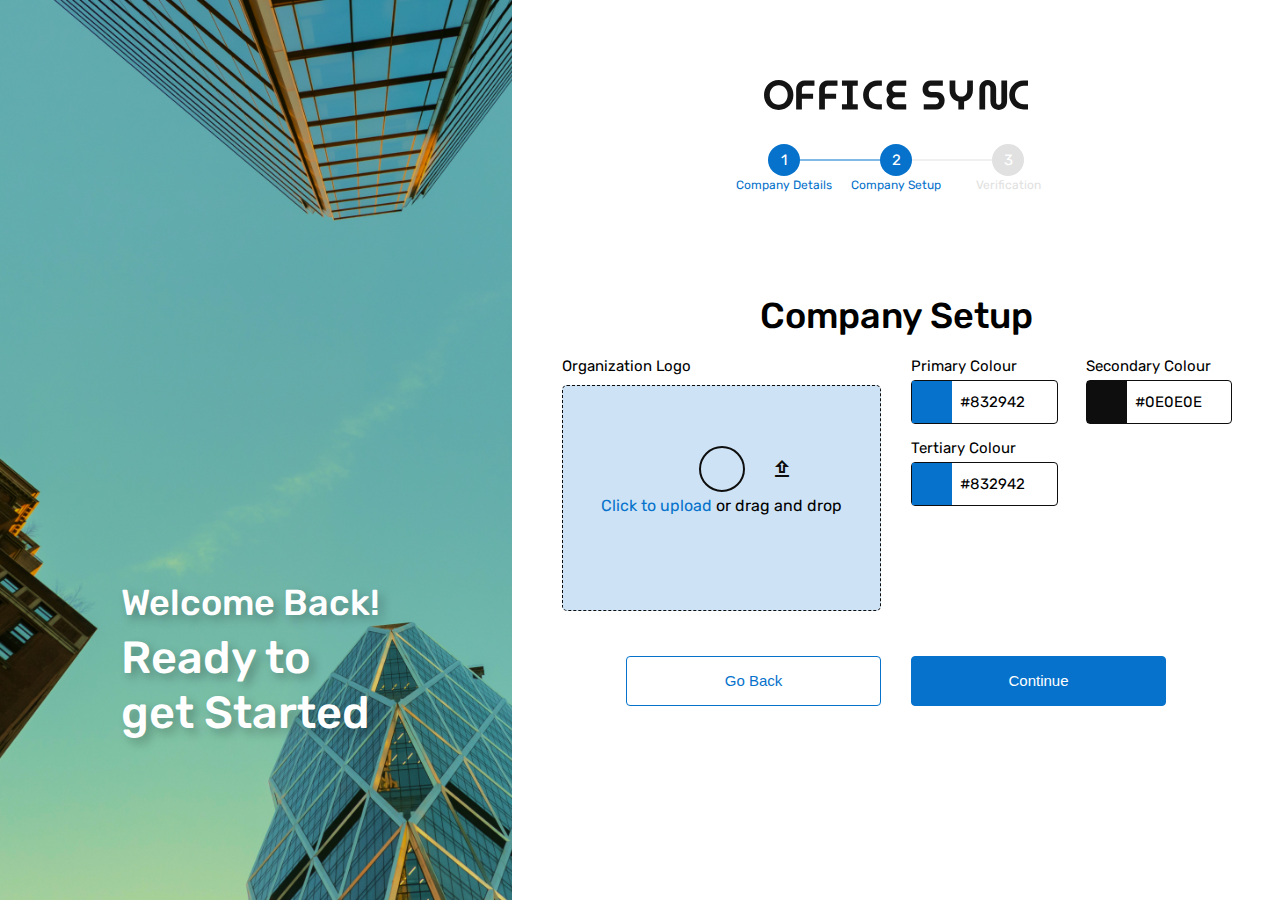
<file: office-registration.html>
<!DOCTYPE html>
<html>
<head>
	<meta charset="utf-8">
	<meta name="viewport" content="width=device-width, initial-scale=1">
	<link rel="stylesheet" type="text/css" href="style.css">
	<link rel="stylesheet" href="https://cdnjs.cloudflare.com/ajax/libs/font-awesome/4.7.0/css/font-awesome.min.css">
	<link href="https://fonts.googleapis.com/css?family=Material+Icons|Material+Icons+Outlined" rel="stylesheet">
	<title>Office Registration</title>
</head>
<body>
<section id="sign_up" class="registration">
	<div class="signup-wrap">
		<div class="item item-left">
			<div class="banner-text">
				<h1><span>Welcome Back!</span><br>Ready to get Started</h1>
			</div>
		</div>
		<div  class="item item-right">
			<div class="logo">
				<img  src="images/Logo (1).svg" alt="main logo">
			</div>
			<div class="frame">
				<ul>
					<li class="completed"><a  href="#">1</a><span>Company Details</span></li>
					<li class="active"><a href="#">2</a><span>Company Setup</span></li>
					<li><a href="#">3</a><span>Verification</span></li>
				</ul>
			</div>
			<div class="registration-bottom">
				<div class="form-title title-center">
					<h2>Company Setup</h2>
				</div>
				<div class="bottom-wrap">
					<div class="bottom-item">
						<form id="upload_form" enctype="multipart/form-data" method="post">
							<div class="form-group">
								<label>Organization Logo</label>
						  		<div class="upload-files-container">
								<div class="drag-file-area">
									<span class="material-icons-outlined upload-icon"> file_upload </span>
									<label class="label"><span class="browse-files"> <input type="file" class="default-file-input"/> <span class="browse-files-text">Click to upload  </span> <span>or drag and drop</span> </span> </label>
								</div>
								<span class="cannot-upload-message"> <span class="material-icons-outlined">error</span> Please select a file first <span class="material-icons-outlined cancel-alert-button">cancel</span> </span>
								<div class="file-block">
									<div class="file-info">
										<div class="bar-left"><span class="file-name"> </span><span class="file-size">  </span> </div>
										<div class="progress-bar"></div>
									</div>
									<span class="material-icons remove-file-icon">close_small</span>
									
								</div>
							</div>
						  	</div>
						</form>
					</div>
					<div class="bottom-item right-item">
						<div class="color">
							<p>Primary Colour</p>
							<span>#832942</span>
						</div>
						<div class="color secondary-color">
							<p>Secondary Colour</p>
							<span>#0E0E0E</span>
						</div>
						<div class="color tertiary-color">
							<p>Tertiary Colour</p>
							<span>#832942</span>
						</div>
					</div>
				</div>

				<div class="buttons button-middle">
					<form>
						<div class="group-half">
							<div class="form-group button-border">
								<input type="submit" name="submit" value="Go Back">
							</div>
							<div class="form-group">
								<input type="submit" name="submit" value="Continue">
							</div>
						</div>
					</form>
				</div>
			</div>
		</div>
	</div>
</section>
<script type="text/javascript" src="js/jquery-3.7.1.min.js"></script>
<script type="text/javascript" src="js/init.js"></script>
</body>
</html>
</file>
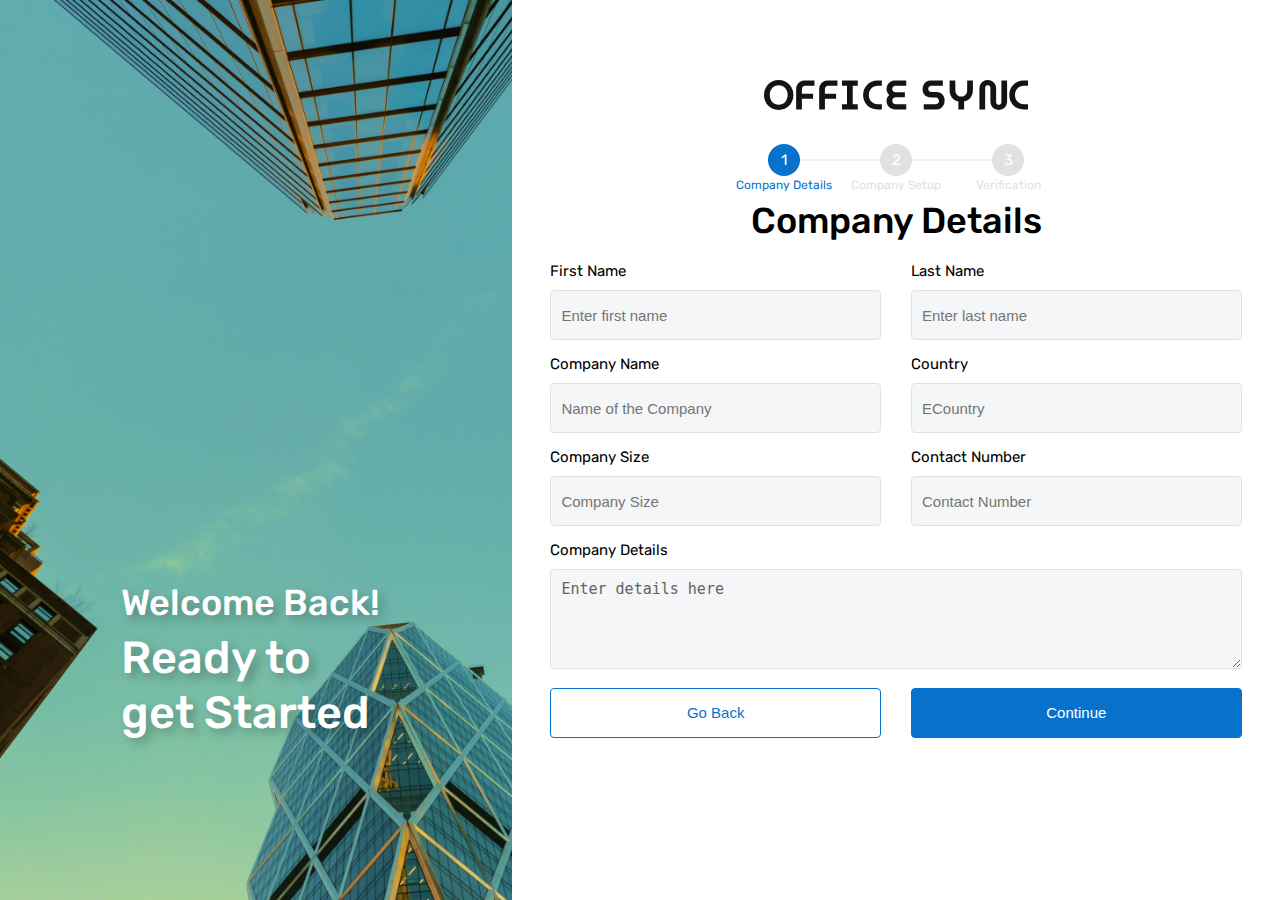
<file: registration.html>
<!DOCTYPE html>
<html>
<head>
	<meta charset="utf-8">
	<meta name="viewport" content="width=device-width, initial-scale=1">
	<link rel="stylesheet" type="text/css" href="style.css">
	<link rel="stylesheet" href="https://cdnjs.cloudflare.com/ajax/libs/font-awesome/4.7.0/css/font-awesome.min.css">
	<title>Registration page</title>
</head>
<body>
<section id="sign_up" class="registration">
	<div class="signup-wrap">
		<div class="item item-left">
			<div class="banner-text">
				<h1><span>Welcome Back!</span><br>Ready to get Started</h1>
			</div>
		</div>
		<div  class="item item-right">
			<div class="logo">
				<img  src="images/Logo (1).svg" alt="main logo">
			</div>
			<div class="frame">
					<ul>
						<li class="active"><a  href="#">1</a><span>Company Details</span></li>
						<li><a href="#">2</a><span>Company Setup</span></li>
						<li><a href="#">3</a><span>Verification</span></li>
					</ul>
				</div>
			<div class="signin-form company-detail">
				<div class="form-title title-center">
					<h2>Company Details</h2>
				</div>
				<form>
					<div class="group-half">
						<div class="form-group">
							<label>First Name</label>
							<input type="text" name="name" placeholder="Enter first name">
						</div>
						<div class="form-group">
							<label>Last Name</label>
							<input type="text" name="last-name" placeholder="Enter last name">
						</div>
					</div>
					<div class="group-half">
						<div class="form-group">
							<label>Company Name</label>
							<input type="text" name="company" placeholder="Name of the Company">
						</div>
						<div class="form-group">
							<label>Country</label>
							<input type="text" name="country" placeholder="ECountry">
						</div>
					</div>
					<div class="group-half">
						<div class="form-group">
							<label>Company Size</label>
							<input type="text" name="size" placeholder="Company Size">
						</div>
						<div class="form-group">
							<label>Contact Number</label>
							<input type="text" name="Number" placeholder="Contact Number">
						</div>
					</div>
					<div class="form-group">
						<label>Company Details</label>
						<textarea>Enter details here</textarea>
					</div>
					
					<div class="group-half">
						<div class="form-group button-border">
							<input type="submit" name="submit" value="Go Back">
						</div>
						<div class="form-group">
							<input type="submit" name="submit" value="Continue">
						</div>
					</div>
				</form>
			</div>
		</div>
	</div>
</section>

</body>
</html>
</file>
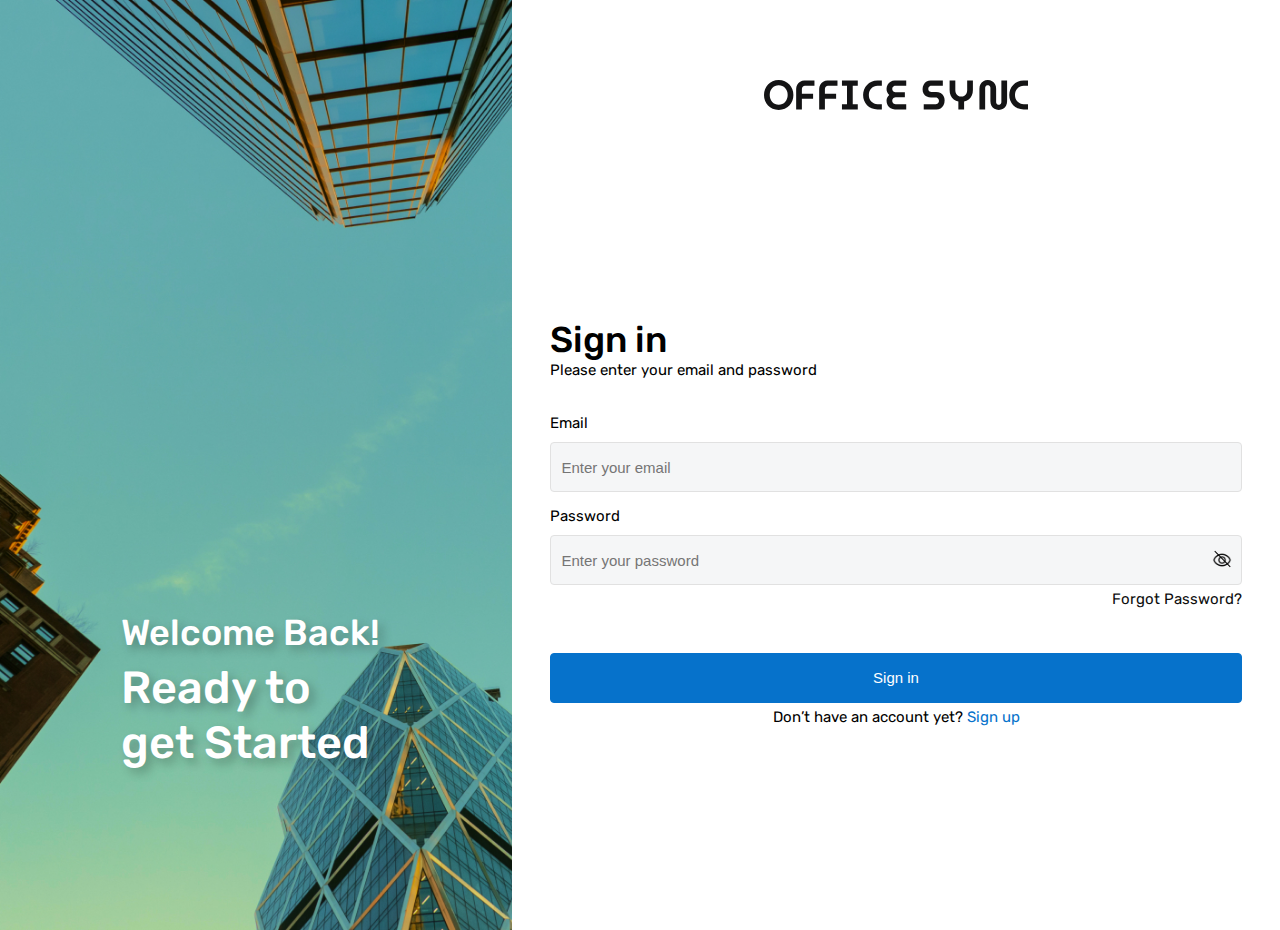
<file: signin.html>
<!DOCTYPE html>
<html>
<head>
	<meta charset="utf-8">
	<meta name="viewport" content="width=device-width, initial-scale=1">
	<link rel="stylesheet" type="text/css" href="style.css">
	<link rel="stylesheet" href="https://cdnjs.cloudflare.com/ajax/libs/font-awesome/4.7.0/css/font-awesome.min.css">
	<title>Sign In page</title>
</head>
<body>
<section id="sign_in" class="signin">
	<div class="signin-wrap">
		<div class="item item-left">
			<div class="banner-text">
				<h1><span>Welcome Back!</span><br>Ready to get Started</h1>
			</div>
		</div>
		<div  class="item item-right">
			<div class="logo">
				<img  src="images/Logo (1).svg" alt="main logo">
			</div>
			<div class="inner-wrap">
				<div class="signin-form">
					<div class="form-title">
						<h2>Sign in</h2>
						<p>Please enter your email and password</p>
					</div>
					<form>
						<div class="form-group">
							<label>Email</label>
							<input type="email" name="email" placeholder="Enter your email">
						</div>
						<div class="form-group">
							<label>Password</label>
							<div class="input-group">
						      <input type="password" class="form-control" name="password" autocomplete="new-password" placeholder="Enter your password">
						      <div class="input-group-append toggle-password">
						           <span class="input-group-text mdi mdi-eye-outline"></span>
						      </div>
						   </div>
							<div class="forgot">
								<a href="#">Forgot Password?</a>
							</div>
						</div>
						<div class="form-group">
							<input type="submit" name="submit" value="Sign in">
							<div class="sign-up">
								<p>Don’t have an account yet? <a href="#">Sign up</a></p>
							</div>
						</div>
						
					</form>
				</div>
			</div>
		</div>
	</div>
</section>
<script type="text/javascript" src="js/jquery-3.7.1.min.js"></script>
<script type="text/javascript" src="js/init.js"></script>
</body>
</html>
</file>
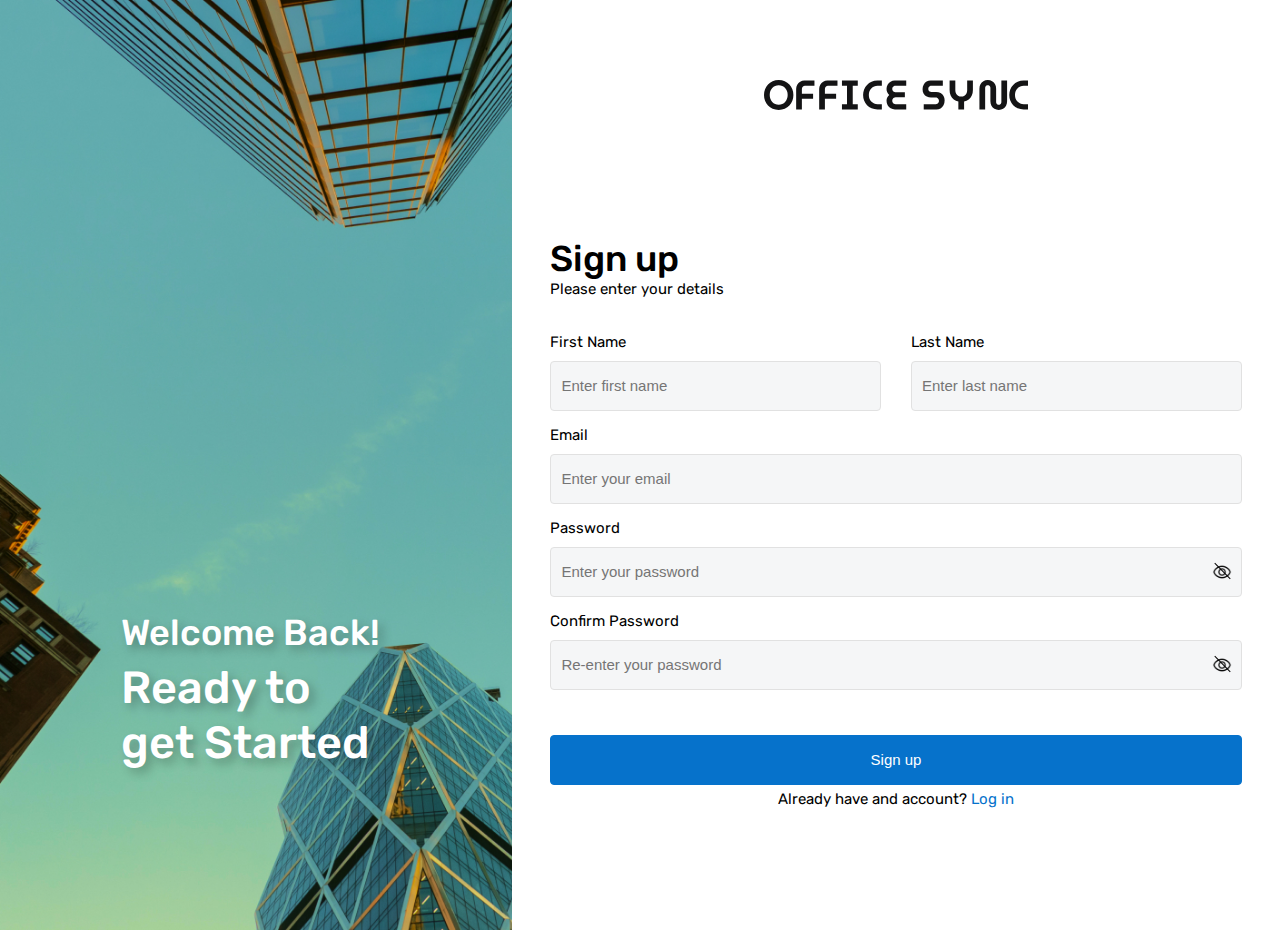
<file: signup.html>
<!DOCTYPE html>
<html>
<head>
	<meta charset="utf-8">
	<meta name="viewport" content="width=device-width, initial-scale=1">
	<link rel="stylesheet" type="text/css" href="style.css">
	<link rel="stylesheet" href="https://cdnjs.cloudflare.com/ajax/libs/font-awesome/4.7.0/css/font-awesome.min.css">
	<title>Sign Up page</title>
</head>
<body>
<section id="sign_up" class="signup">
	<div class="signup-wrap">
		<div class="item item-left">
			<div class="banner-text">
				<h1><span>Welcome Back!</span><br>Ready to get Started</h1>
			</div>
		</div>
		<div  class="item item-right">
			<div class="logo">
				<img  src="images/Logo (1).svg" alt="main logo">
			</div>
			<div class="inner-wrap">
				<div class="signin-form">
					<div class="form-title">
						<h2>Sign up</h2>
						<p>Please enter your details</p>
					</div>
					<form>
						<div class="group-half">
							<div class="form-group">
								<label>First Name</label>
								<input type="text" name="name" placeholder="Enter first name">
							</div>
							<div class="form-group">
								<label>Last Name</label>
								<input type="text" name="last-name" placeholder="Enter last name">
							</div>
						</div>
						<div class="form-group">
							<label>Email</label>
							<input type="email" name="email" placeholder="Enter your email">
						</div>
						<div class="form-group">
							<label>Password</label>
							<div class="input-group">
							      <input type="password" class="form-control" name="password" autocomplete="new-password" placeholder="Enter your password">
							      <div class="input-group-append toggle-password">
							           <span class="input-group-text mdi mdi-eye-outline"></span>
							      </div>
							   </div>
						</div>
						<div class="form-group">
							<label>Confirm Password</label>
							<div class="input-group">
							      <input type="password" class="form-control" name="password" autocomplete="new-password" placeholder="Re-enter your password">
							      <div class="input-group-append toggle-password">
							           <span class="input-group-text mdi mdi-eye-outline"></span>
							      </div>
							   </div>
						</div>
						<div class="form-group">
							<input type="submit" name="submit" value="Sign up">
							<div class="sign-up">
								<p>Already have and account? <a href="#">Log in</a></p>
							</div>
						</div>
						
					</form>
				</div>
			</div>
		</div>
	</div>
</section>

<script type="text/javascript" src="js/jquery-3.7.1.min.js"></script>
<script type="text/javascript" src="js/init.js"></script>
</body>
</html>
</file>
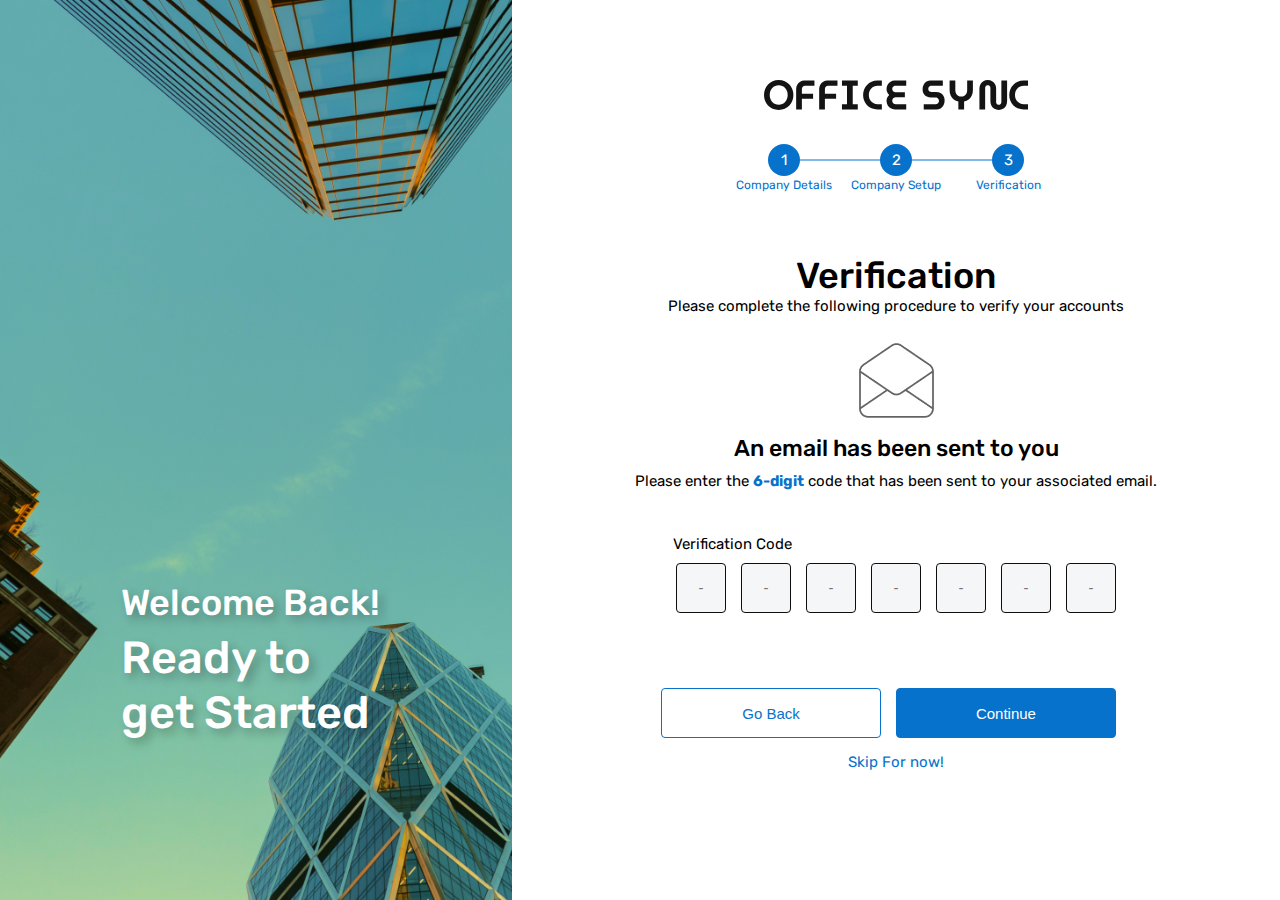
<file: verification.html>
<!DOCTYPE html>
<html>
<head>
	<meta charset="utf-8">
	<meta name="viewport" content="width=device-width, initial-scale=1">
	<link rel="stylesheet" type="text/css" href="style.css">
	<link rel="stylesheet" href="https://cdnjs.cloudflare.com/ajax/libs/font-awesome/4.7.0/css/font-awesome.min.css">
	<title>Verification page</title>
</head>
<body>
<section id="sign_in" class="signin">
	<div class="signin-wrap">
		<div class="item item-left">
			<div class="banner-text">
				<h1><span>Welcome Back!</span><br>Ready to get Started</h1>
			</div>
		</div>
		<div  class="item item-right">
			<div class="logo">
				<img  src="images/Logo (1).svg" alt="main logo">
			</div>
            <div class="frame">
                <ul>
                    <li class="completed"><a  href="#">1</a><span>Company Details</span></li>
                    <li class="completed"><a href="#">2</a><span>Company Setup</span></li>
                    <li class="completed"><a href="#">3</a><span>Verification</span></li>
                </ul>
            </div>
			<div class="verification-inner">
				<div class="title">
					<h2>Verification</h2>
					<p>Please complete the following procedure to verify your accounts</p>
				</div>
				<div class="verification-icon">
					<img src="images/mail-open.png" alt="Envelope icon">
				</div>
				<div class="verification-bottom">
					<div class="bottom-title">
						<h3>An email has been sent to you</h3>
						<p>Please enter the <strong>6-digit</strong> code that has been sent to your associated email.</p>
					</div>
					<div class="verification-code">
						<div class="code-title">
							<span>Verification Code</span>
						</div>
						<form class="verification-form">
							<div class="verification-form-inner">
								<div class="form-group">
									<input type="text" name="code1" value="" placeholder="-">
								</div>
								<div class="form-group">
									<input type="text" name="code2" value="" placeholder="-">
								</div>
								<div class="form-group">
									<input type="text" name="code3" value="" placeholder="-">
								</div>
								<div class="form-group">
									<input type="text" name="code4" value="" placeholder="-">
								</div>
								<div class="form-group">
									<input type="text" name="code5" value="" placeholder="-">
								</div>
								<div class="form-group">
									<input type="text" name="code6" value="" placeholder="-">
								</div>
								<div class="form-group">
									<input type="text" name="code7" value="" placeholder="-">
								</div>
							</div>
							<div class="group-half">
								<div class="form-group button-border">
									<input type="submit" name="submit" value="Go Back">
								</div>
								<div class="form-group">
									<input type="submit" name="submit" value="Continue">
								</div>
							</div>
							<div class="form-group skip">
								<a href="#">Skip For now!</a>
							</div>
						</form>
					</div>
				</div>
			</div>
		</div>
	</div>
</section>
</body>
</html>
</file>
<file: style.css>
/**== fonts ==**/
@font-face {
    font-family: 'Rubik';
    src: url('fonts/Rubik-Regular.woff2') format('woff2'),
        url('fonts/Rubik-Regular.woff') format('woff');
    font-weight: normal;
    font-style: normal;
    font-display: swap;
}

@font-face {
    font-family: 'Rubik';
    src: url('fonts/Rubik-Bold.woff2') format('woff2'),
        url('fonts/Rubik-Bold.woff') format('woff');
    font-weight: bold;
    font-style: normal;
    font-display: swap;
}

@font-face {
    font-family: 'Rubik';
    src: url('fonts/Rubik-Medium.woff2') format('woff2'),
        url('fonts/Rubik-Medium.woff') format('woff');
    font-weight: 500;
    font-style: normal;
    font-display: swap;
}

@font-face {
    font-family: 'Rubik';
    src: url('fonts/Rubik-SemiBold.woff2') format('woff2'),
        url('fonts/Rubik-SemiBold.woff') format('woff');
    font-weight: 600;
    font-style: normal;
    font-display: swap;
}




:root {
  --primary-color: #0672CB;
  --white: #ffffff;
  --black: #0E0E0E;
}

body {
	margin: 0;
	padding: 0;
}
a {
	font-family: 'Rubik';
	font-weight: normal;
}
a, a:hover {
	text-decoration: none;
}
ul, li {
	padding: 0;
	margin: 0;
}
body, p {
	font-size: 15px;
	line-height: 18px;
	font-family: 'Rubik';
	font-weight: normal;

}
p {
	margin: 0;
	padding-bottom: 15px;
}
h1, h2, h3, h4,h5, h6 {
	margin: 0;
	font-family: 'Rubik';
	font-weight: 500;
}
h1 {
	font-size: 45px;
	line-height: 55px;
}
h2 {
	font-size: 36px;
	line-height: 43px;
}
h3 {
	font-size: 23px;
	line-height: 28px;
}
ul li {
	list-style: none;
}

.signin-wrap,
.signup-wrap {
	display: flex;
	flex-flow: row wrap;
	height: 100vh;
}
.item-left {
	width: 40%;
	background: url('images/cover-image.jpg') center left no-repeat;
	background-size: cover;
}
.item-right {
	width: 60%;
	background: #ffffff;
	position: relative;
}
.banner-image img {
	width: 100%;
	height: 100vh;
	background-size: cover;
	object-fit: cover;
}
.logo {
    text-align: center;
    margin: 80px 0 30px;
}
.banner-text {
	display: flex;
	flex-flow: row wrap;
	justify-content: center;
	align-items: flex-end;
	height: 100%;
}
.banner-text h1 {
	padding-bottom: 160px;
	color: var(--white);
	max-width: 270px;
	margin: 0 auto;
	text-shadow: 5px 5px 10px rgba(0,0,0,0.25);
}
.banner-text h1 span {
	font-size: 36px;
}
.signin-form {
    display: flex;
    flex-flow: column;
    justify-content: center;
    width: 90%;
    max-width: 800px;
    margin: 0 auto;
}
form {
	width: 100%;
}
.form-title {
    margin-bottom: 20px;
}
label {
    display: block;
    padding-bottom: 10px;
}
.form-group {
	margin-bottom: 15px;
}
::placeholer {
	color: #636363;
}
input,
textarea {
	color: #636363;
	border: 1px solid #E1E1E1;
	background-color: #f5f6f7;
	width: 100%;
	height: 50px;
	padding: 0 10px;
	border-radius: 4px;
	box-sizing: border-box;
	font-size: 15px;
	line-height: 18px;
}
textarea {
	height: 100px;
	padding: 10px;
	color: #636363;
	background: #f5f6f7;
}
.forgot {
	text-align: right;
	padding-top: 5px;
}
.forgot a {
	color: var(--black);
}
.sign-up {
	text-align: center;
	padding-top: 5px;
}
.sign-up a  {
	color: var(--primary-color);
}
input[type="submit"] {
	background: var(--primary-color);
	color: var(--white);
	border: 0;
	cursor: pointer;
	transition: all 0.5s ease-in-out;
	margin-top: 30px;
	border: 1px  solid var(--primary-color);
}
input[type="submit"]:hover {
	background: transparent;
	border-color: var(--primary-color);
	color: var(--primary-color);
}
input:focus-visible {
    outline: none;
}
.input-group-text {
	display: block;
	width: 100%;
	height: 100%;
	position: relative;
}
.input-group-text::before{
	content: "";
	background-image: url('images/eye.png');
	background-position: center  right 10px;
	background-repeat: no-repeat;
	background-size: 20px;
	display: flex;
	justify-content: center;
	align-items: center;
	position: absolute;
	right: 0;
	top: 0;
	width: 100%;
	height: 100%;
}

/**== sign up page css ===**/
.group-half {
	display: flex;
	flex-flow: row wrap;	
}
.group-half .form-group {
	width: calc((100% - 30px)/2);
	margin-right: 30px;
}
.group-half .form-group:last-child {
	margin-right: 0;
}


/**=== registration page css ===**/
.frame {
	display: flex;
	flex-flow: row wrap;
	justify-content: center;
	margin-top: 30px;
	position: relative;
	z-index: 123;
}
.frame ul li {
	list-style: none;
	float: left;
	text-align: center;
	width: 112px;
}
.frame ul li span {
	display: block;
	font-size: 12px;
	color: #E1E1E1;
	transition: all 0.5s ease-in-out;
}
.frame ul li.active span,
.frame ul li.completed span {
	color: var(--primary-color);
}
.frame ul li a {
	display: inline-block;
	background: #E1E1E1;
	color: var(--white);
	height: 32px;
	width: 32px;
	line-height: 32px;
	border-radius: 50%;
	text-align: center;
	position: relative;
	transition: all 0.5s ease-in-out;
}
.frame ul li a span {
	color: red;
}
.frame ul li:hover a {
	background: var(--primary-color);
}
.frame ul li:hover span {
	color: var(--primary-color);  
}
.frame ul li.active a,
.frame ul li.completed a {
	background: var(--primary-color);
}
.frame ul li a::after {
	content: '';
	position: absolute;
	right: -80px;
	top: 50%;
	transform: translateY(-50%);
	background: #E1E1E1;
	height: 1px;
	width: 80px;
}
.frame ul li.completed a::after {
	background: var(--primary-color);
}
.frame ul li:last-child a::after {
	display: none;
}
.title-center {
	text-align: center;
	margin-top: 100px;
}
.group-half input[type="submit"] {
	margin-top: 0;
}
.button-border input[type="submit"] {
	background: var(--white);
	border: 1px solid var(--primary-color);
	color: var(--primary-color);
}
.button-border input[type="submit"]:hover {
	background: var(--primary-color);
	color: var(--white);
}
.verification-inner {
	display: flex;
	flex-flow: column;
	justify-content: center;
	align-items: center;
	margin-top: 60px; 

}
.title {
    text-align: center;
}
.bottom-title{
	text-align: center; 
}
.bottom-title p strong {
	color: var(--primary-color);
}
.verification-code ul li:last-child {
	margin-right: 0;
}
.verification-code ul li a {
	color: #0E0E0E;
}

.verification-form-inner {
    display: flex;
    flex-flow: row wrap;
    align-items: center;
    justify-content: center;
    margin-top: 10px;
    }
.code-title {
	max-width: 445px;
	margin: 30px auto 0;
}
form.verification-form input {
	border: 1px solid #0E0E0E;
	height: 50px;
	width: 50px;
	line-height: 50px;
	text-align: center;
}
form.verification-form .form-group {
	margin-right: 15px;
}
form.verification-form .form-group:last-child {
	margin-right: 0;
}
form.verification-form input::placeholer {
	color: #0E0E0E!important;
}
.bottom-title h3 {
	padding-bottom: 10px;
}
form.verification-form input[type="submit"] {
    width: 100%;
    border-color: var(--primary-color);
}
.skip {
	text-align: center;
}
.skip a {
	color: var(--primary-color);
}
.verification-code {
	width: 90%;
	max-width: 800px;
	margin: 0 auto;
}
.verification-form-inner {
	margin-bottom: 60px;
}

/**=== office registration page css ==**/
.registration-bottom {
    padding: 0 50px;
}
.bottom-wrap {
	display: flex;
	flex-flow: row wrap;
	justify-content: center;
	align-items: flex-start;
}
.bottom-item {
	margin-right: 30px;
	width: calc((100% - 30px) /2);
}
.bottom-item:last-child {
	margin-right: 0;
}
.right-item {
	display: flex;
	flex-flow: row wrap;
}
.color {
	margin-right: 30px;
	width: calc((100% - 30px) /2);
	margin-bottom: 15px;
}
.color:nth-child(2) {
	margin-right: 0;
}
.color span {
	border: 1px solid #0E0E0E;
	border-radius: 4px;
	height: 42px;
	width: 100%;
	line-height: 42px;
	display: flex;
	align-items: center;
}
.color span::before {
	content: '';
	display: inline-block;
	height: 42px;
	background: var(--primary-color);
	width: 40px;
	margin-right: 8px;
}
.color.secondary-color span::before {
	background: #0E0E0E;
}
.color p {
	padding-bottom: 5px;
}

.buttons {
	margin-top: 30px;
}
.button-middle {
    max-width: 540px;
    margin: 30px auto 0;
}
 
 .company-detail .form-title {
    margin-top: 5px;
}
.input-group {
	position: relative;
}
.input-group input {
	padding-right: 50px;
}
.input-group-append.toggle-password {
    display: flex;
    width: 44px;
    position: absolute;
    right: 0;
    top: 0;
    height: 100%;
    cursor: pointer;
}
span.input-group-text.mdi::after {
    content: "";
    width: 1px;
    height: 22px;
    background: #000;
    position: absolute;
    left: 55%;
    top: 26%;
    display: flex;
    justify-content: center;
    align-items: center;
    transform: rotate(-45deg);
    transition: all 0.5s ease-in-out;
}
span.input-group-text.mdi.mdi-eye-off-outline::after {
    left: 20px;
    top: 10px;
    opacity: 0;
    visibility: hidden;
}
.inner-wrap {
    display: flex;
    flex-flow: column;
    justify-content: center;
    align-items: center;
    height: calc(100vh - 114px);
}


.drag-file-area {
	width: 100%;
	background: rgba(6,114,204,0.2);
	border-radius: 5px;
	border: 1px dashed #0E0E0E;
	padding: 60px 30px;
	text-align: center;
	box-sizing: border-box;
}
.drag-file-area .upload-icon {
    font-size: 24px;
    border: 2px solid #0E0E0E;
    border-radius: 50%;
    padding: 8px;
    color: #0E0E0E;
    width: 26px;
    height: 26px;
    display: flex;
    justify-content: center;
    align-items: center;
    margin: auto;
}
.drag-file-area h3 {
	font-size: 26px;
	margin: 15px 0;
}
.drag-file-area label {
	font-size: 16px;
}
.drag-file-area label .browse-files-text {
	color: var(--primary-color);
	cursor: pointer;
}
.browse-files span {
	position: relative;
	top: -25px;
}
.default-file-input {
	opacity: 0;
	height: 30px;
}
.cannot-upload-message {
	background-color: #ffc6c4;
	font-size: 17px;
	display: flex;
	align-items: center;
	margin: 5px 0;
	padding: 5px 10px 5px 30px;
	border-radius: 5px;
	color: #BB0000;
	display: none;
}
@keyframes fadeIn {
  0% {opacity: 0;}
  100% {opacity: 1;}
}
.cannot-upload-message span, .upload-button-icon {
	padding-right: 10px;
}
.cannot-upload-message span:last-child {
	padding-left: 20px;
	cursor: pointer;
}
.file-block {
    color: #f7fff7;
    border: 1px solid #636363;
    background-color: #F5F6F7;
    transition: all 1s;
    position: relative;
    display: none;
    flex-direction: row;
    justify-content: space-between;
    align-items: center;
    margin: 10px 0 15px;
    padding: 14px 15px;
    border-radius: 4px;
    cursor: pointer;
    flex-flow: row wrap;
}
.file-info {
	display: flex;
	align-items: center;
	font-size: 15px;
}
.file-icon {
	margin-right: 10px;
}
.file-name, .file-size {
	padding: 0 3px;
}
.remove-file-icon {
	cursor: pointer;
	color: #0E0E0E;
}
.progress-bar {
    position: static;
    background: #0672CB;
    width: 100% !important;
    height: 8px;
    border-radius: 50px;
    margin-top: 7px;
}

.file-info {
    font-size: 12px;
}

span.file-size {
    margin-left: auto;
}

.file-info {
    display: flex;
    flex-flow: row wrap;
    width: 90%;
    color: #0E0E0E;
}
.upload-button {
	font-family: 'Montserrat';
	background-color: #7b2cbf;
	color: #f7fff7;
	display: flex;
	align-items: center;
	font-size: 18px;
	border: none;
	border-radius: 20px;
	margin: 10px;
	padding: 7.5px 50px;
	cursor: pointer;
}
.browse-files span.successful-message {
    top: 0;
    color: var(--primary-color);
    margin-top: 10px;
    display: block;
}
span.material-icons.remove-file-icon {
    width: 20px;
}

span.file-name {
    font-weight: 600;
}

.bar-left {
    display: flex;
    width: 100%;
}
/** Responsive code Here **/
@media only screen and (max-width: 1180px) {
	.logo {
		margin-top: 30px
	}
	.color {
		width: 100%;
		margin-right: 0;
	}
	.banner-text h1 {
		font-size: 42px;
		line-height: 46px;
		padding-bottom: 100px;
	}
}
@media only screen and (max-width: 767.3px) {
	.logo {
		margin-bottom: 30px;
	}
	.logo img {
		width: 60%;
		max-width: 180px;
	} 
	.signin-wrap {
	    height: auto;
	}
	.item-left,.item-right,
	.signin-form {
	    width: 100%;
	}
	.item-right {
		width: 100%;
		padding: 0 30px;
		margin: 0 auto;
	}
	.banner-text h1 {
	    text-align: center;
	    padding: 0;
	    font-size: 34px;
	    line-height: 42px;
	}
	h2 {
		font-size: 26px;
		line-height: 30px
	}
	.item.item-left {
	    padding: 100px 30px;
	}
	.signin-form.company-detail {
		margin-top: 30px;
	}
	.frame ul li {
	    width: 104px;
	}
	.title-center {
		margin-top: 30px;
	}
	.registration-bottom {
		padding: 0 30px;
	}
	.inner-wrap {
		height: auto;
	}
}
@media only screen and (max-width: 480px) {
	.banner-text h1 {
	    font-size: 26px;
	    line-height: 32px;
	}
	h2 {
		font-size: 24px;
		line-height: 28px;
	}
	.form-title h2 {
		margin-bottom: 5px
	}
	.group-half .form-group {
	    width: 100%;
	    margin-right: 0px;
	}
	.bottom-item {
		width: 100%;
	}
	.item-right {
		padding: 0 20px;
	}
	.frame ul li {
		width: 90px;
	}
	.frame ul li span {
		line-height: 12px;
		margin-top: 5px;
	}
}
</file>
